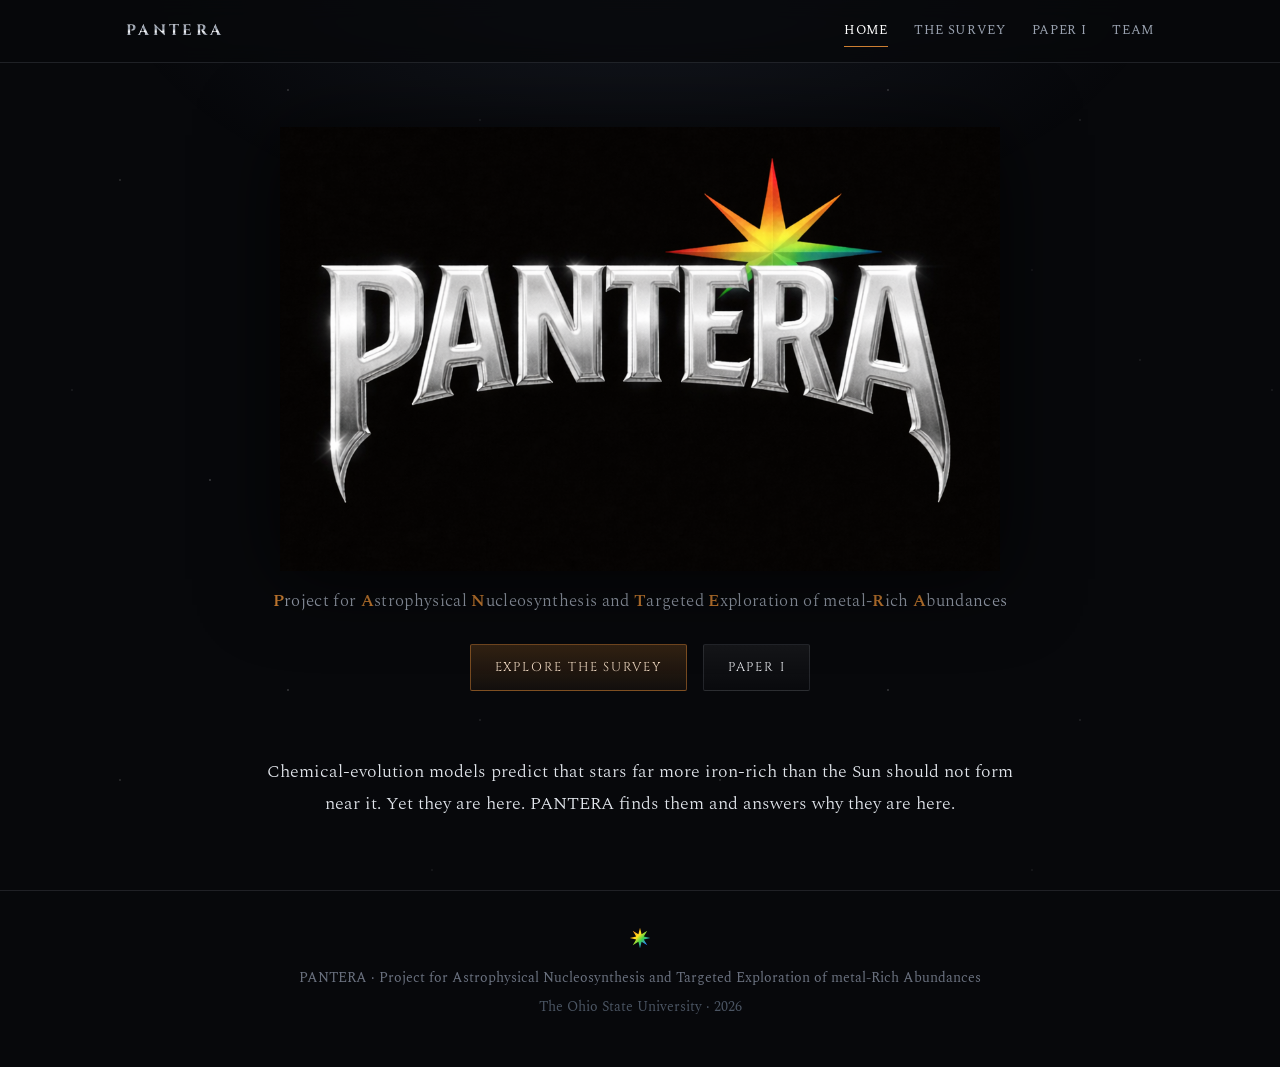
<file: index.html>
<!DOCTYPE html>
<html lang="en">
<head>
<meta charset="utf-8">
<meta name="viewport" content="width=device-width, initial-scale=1">
<title>PANTERA · A survey of the most metal-rich stars in the solar neighborhood</title>
<meta name="description" content="PANTERA: a high-resolution spectroscopic survey of the most metal-rich stars in the solar neighborhood.">
<meta property="og:title" content="PANTERA">
<meta property="og:description" content="A high-resolution spectroscopic survey of the most metal-rich stars in the solar neighborhood.">
<meta property="og:image" content="assets/pantera-logo.png">
<link rel="icon" href="assets/favicon-star.svg" type="image/svg+xml">
<link rel="preconnect" href="https://fonts.googleapis.com">
<link rel="preconnect" href="https://fonts.gstatic.com" crossorigin>
<link href="https://fonts.googleapis.com/css2?family=Cinzel:wght@400;500;600;700&family=EB+Garamond:ital,wght@0,400;0,500;1,400&family=Spectral:wght@300;400;600&display=swap" rel="stylesheet">
<link rel="stylesheet" href="assets/style.css?v=2">
</head>
<body>
<div class="stars"></div><div class="glow"></div>
<svg width="0" height="0" style="position:absolute" aria-hidden="true"><defs>
  <linearGradient id="rainbow" x1="0" y1="0" x2="1" y2="1">
    <stop offset="0%" stop-color="#ff2d2d"/><stop offset="20%" stop-color="#ff9b1e"/>
    <stop offset="40%" stop-color="#ffe11e"/><stop offset="58%" stop-color="#3fd14a"/>
    <stop offset="78%" stop-color="#2b8bff"/><stop offset="100%" stop-color="#8b3bff"/>
  </linearGradient>
  <g id="starshape">
    <path d="M32 2 L36.6 20.9 L53.2 10.8 L43.1 27.4 L62 32 L43.1 36.6 L53.2 53.2 L36.6 43.1 L32 62 L27.4 43.1 L10.8 53.2 L20.9 36.6 L2 32 L20.9 27.4 L10.8 10.8 L27.4 20.9 Z"/>
  </g>
</defs></svg>

<nav><div class="wrap">
  <a class="brand" href="index.html">PANTERA</a>
  <div class="navlinks">
    <a href="index.html" class="active">Home</a>
    <a href="survey.html">The Survey</a>
    <a href="paper.html">Paper&nbsp;I</a>
    <a href="team.html">Team</a>
  </div>
</div></nav>

<main>
<header class="hero">
  <div class="wrap">
    <img class="logo" src="assets/pantera-logo.png" alt="PANTERA">
    <p class="tagline"><b>P</b>roject for <b>A</b>strophysical <b>N</b>ucleosynthesis and <b>T</b>argeted <b>E</b>xploration of metal-<b>R</b>ich <b>A</b>bundances</p>
    <div class="cta">
      <a class="btn primary" href="survey.html">Explore the survey</a>
      <a class="btn" href="paper.html">Paper&nbsp;I</a>
    </div>
  </div>
</header>

<section>
  <div class="wrap">
    <p class="lede" style="margin:0 auto;text-align:center">Chemical-evolution models predict that stars far more iron-rich than the Sun should not form near it. Yet they are here. PANTERA finds them and answers why they are here.</p>
  </div>
</section>
</main>

<footer><div class="wrap">
  <svg class="star-sm" viewBox="0 0 64 64"><use href="#starshape" fill="url(#rainbow)"/></svg>
  <div>PANTERA · Project for Astrophysical Nucleosynthesis and Targeted Exploration of metal-Rich Abundances</div>
  <div style="margin-top:6px;color:#4b5563">The Ohio State University · <span class="yr"></span></div>
</div></footer>
<script>document.querySelectorAll('.yr').forEach(e=>e.textContent=new Date().getFullYear());</script>
</body>
</html>
</file>
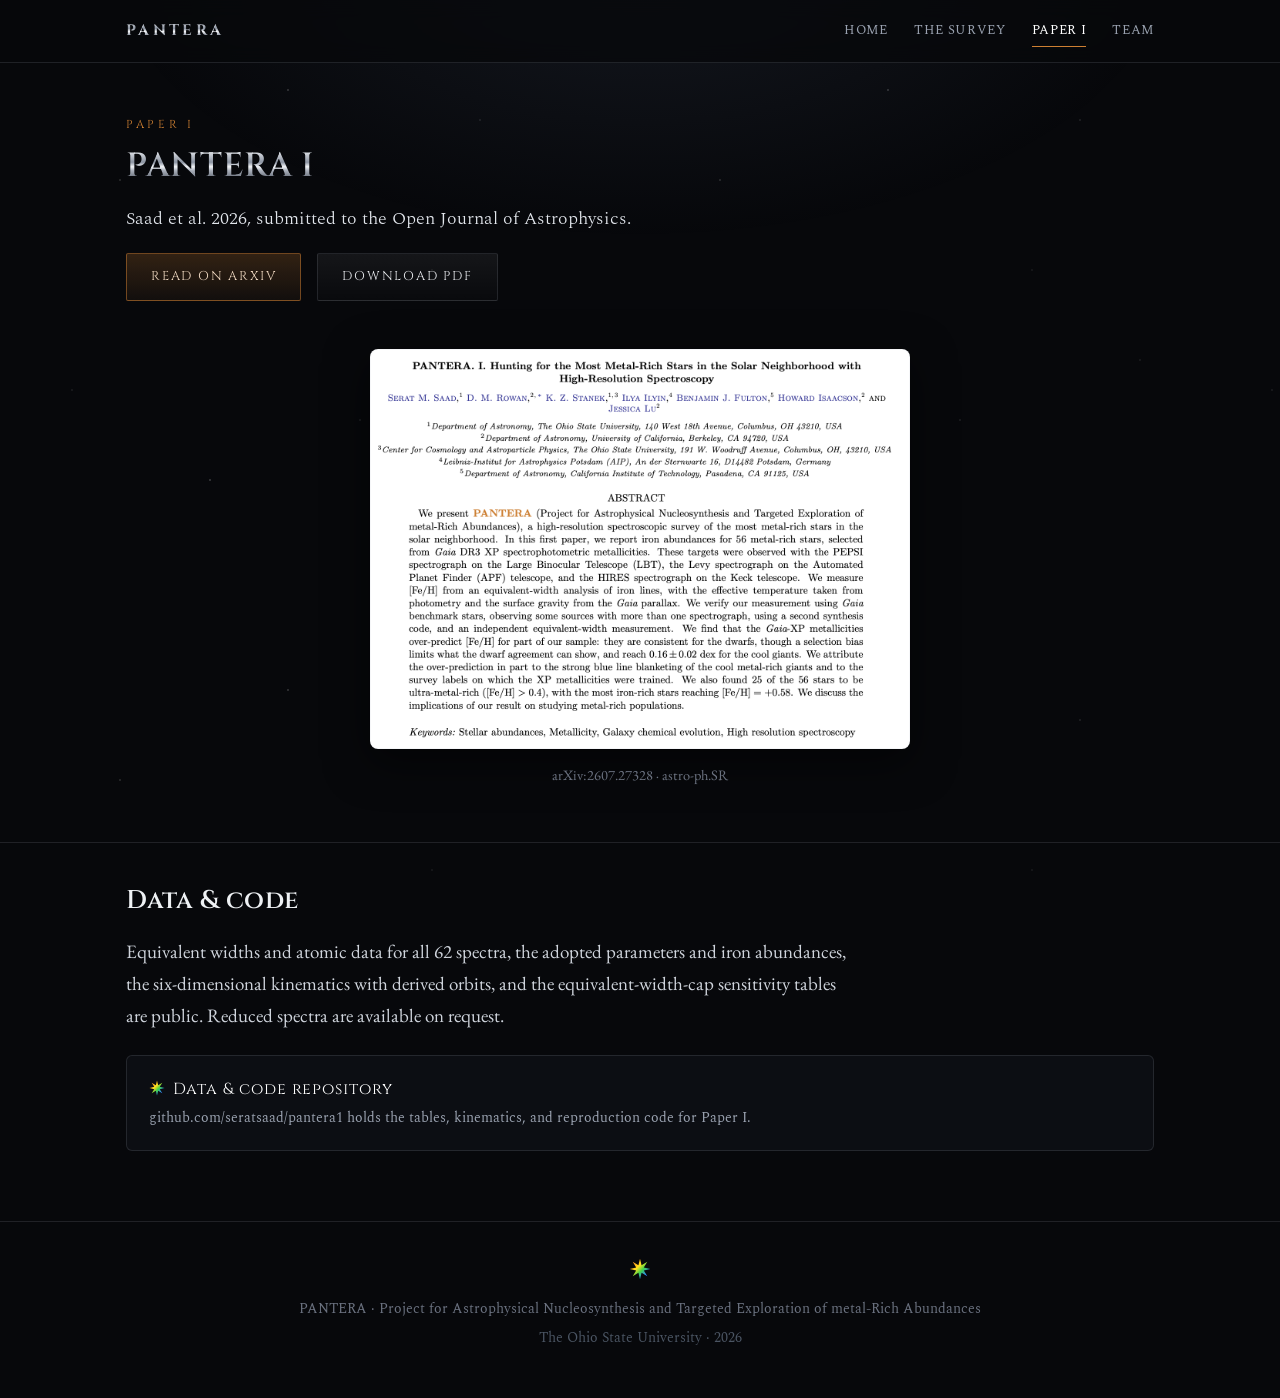
<file: paper.html>
<!DOCTYPE html>
<html lang="en">
<head>
<meta charset="utf-8">
<meta name="viewport" content="width=device-width, initial-scale=1">
<title>Paper I · PANTERA</title>
<meta name="description" content="PANTERA I: Hunting for the Most Metal-Rich Stars in the Solar Neighborhood with High-Resolution Spectroscopy.">
<link rel="icon" href="assets/favicon-star.svg" type="image/svg+xml">
<link rel="preconnect" href="https://fonts.googleapis.com">
<link rel="preconnect" href="https://fonts.gstatic.com" crossorigin>
<link href="https://fonts.googleapis.com/css2?family=Cinzel:wght@400;500;600;700&family=EB+Garamond:ital,wght@0,400;0,500;1,400&family=Spectral:wght@300;400;600&display=swap" rel="stylesheet">
<link rel="stylesheet" href="assets/style.css?v=2">
</head>
<body>
<div class="stars"></div><div class="glow"></div>
<svg width="0" height="0" style="position:absolute" aria-hidden="true"><defs>
  <linearGradient id="rainbow" x1="0" y1="0" x2="1" y2="1">
    <stop offset="0%" stop-color="#ff2d2d"/><stop offset="20%" stop-color="#ff9b1e"/>
    <stop offset="40%" stop-color="#ffe11e"/><stop offset="58%" stop-color="#3fd14a"/>
    <stop offset="78%" stop-color="#2b8bff"/><stop offset="100%" stop-color="#8b3bff"/>
  </linearGradient>
  <g id="starshape">
    <path d="M32 2 L36.6 20.9 L53.2 10.8 L43.1 27.4 L62 32 L43.1 36.6 L53.2 53.2 L36.6 43.1 L32 62 L27.4 43.1 L10.8 53.2 L20.9 36.6 L2 32 L20.9 27.4 L10.8 10.8 L27.4 20.9 Z"/>
  </g>
</defs></svg>

<nav><div class="wrap">
  <a class="brand" href="index.html">PANTERA</a>
  <div class="navlinks">
    <a href="index.html">Home</a>
    <a href="survey.html">The Survey</a>
    <a href="paper.html" class="active">Paper&nbsp;I</a>
    <a href="team.html">Team</a>
  </div>
</div></nav>

<main>
<div class="wrap">
  <div class="pagehead">
    <div class="kicker">Paper I</div>
    <h1 class="page">PANTERA&nbsp;I</h1>
    <p class="lede">Saad et al. 2026, submitted to the Open Journal of Astrophysics.</p>
    <div class="cta" style="justify-content:flex-start;margin-top:18px">
      <a class="btn primary" href="https://arxiv.org/abs/2607.27328">Read on arXiv</a>
      <a class="btn" href="https://arxiv.org/pdf/2607.27328">Download PDF</a>
    </div>
  </div>
</div>

<section>
  <div class="wrap">
    <a class="paper-link" href="https://arxiv.org/abs/2607.27328" title="Read on arXiv">
      <img class="paper-shot" src="assets/paper-abstract.png" alt="Title and abstract of PANTERA I: Hunting for the Most Metal-Rich Stars in the Solar Neighborhood with High-Resolution Spectroscopy">
    </a>
    <p style="color:var(--faint);font-size:.9rem;text-align:center;margin-top:14px">arXiv:2607.27328 · astro-ph.SR</p>
  </div>
</section>

<section>
  <div class="wrap">
    <h2>Data &amp; code</h2>
    <p style="max-width:720px">Equivalent widths and atomic data for all 62 spectra, the adopted parameters and iron abundances, the six-dimensional kinematics with derived orbits, and the equivalent-width-cap sensitivity tables are public. Reduced spectra are available on request.</p>
    <div style="margin-top:22px">
      <a class="linkcard" href="https://github.com/seratsaad/pantera1">
        <div class="t"><svg class="star-sm" viewBox="0 0 64 64"><use href="#starshape" fill="url(#rainbow)"/></svg>Data &amp; code repository</div>
        <div class="d">github.com/seratsaad/pantera1 holds the tables, kinematics, and reproduction code for Paper&nbsp;I.</div>
      </a>
    </div>
  </div>
</section>
</main>

<footer><div class="wrap">
  <svg class="star-sm" viewBox="0 0 64 64"><use href="#starshape" fill="url(#rainbow)"/></svg>
  <div>PANTERA · Project for Astrophysical Nucleosynthesis and Targeted Exploration of metal-Rich Abundances</div>
  <div style="margin-top:6px;color:#4b5563">The Ohio State University · <span class="yr"></span></div>
</div></footer>
<script>document.querySelectorAll('.yr').forEach(e=>e.textContent=new Date().getFullYear());</script>
</body>
</html>
</file>
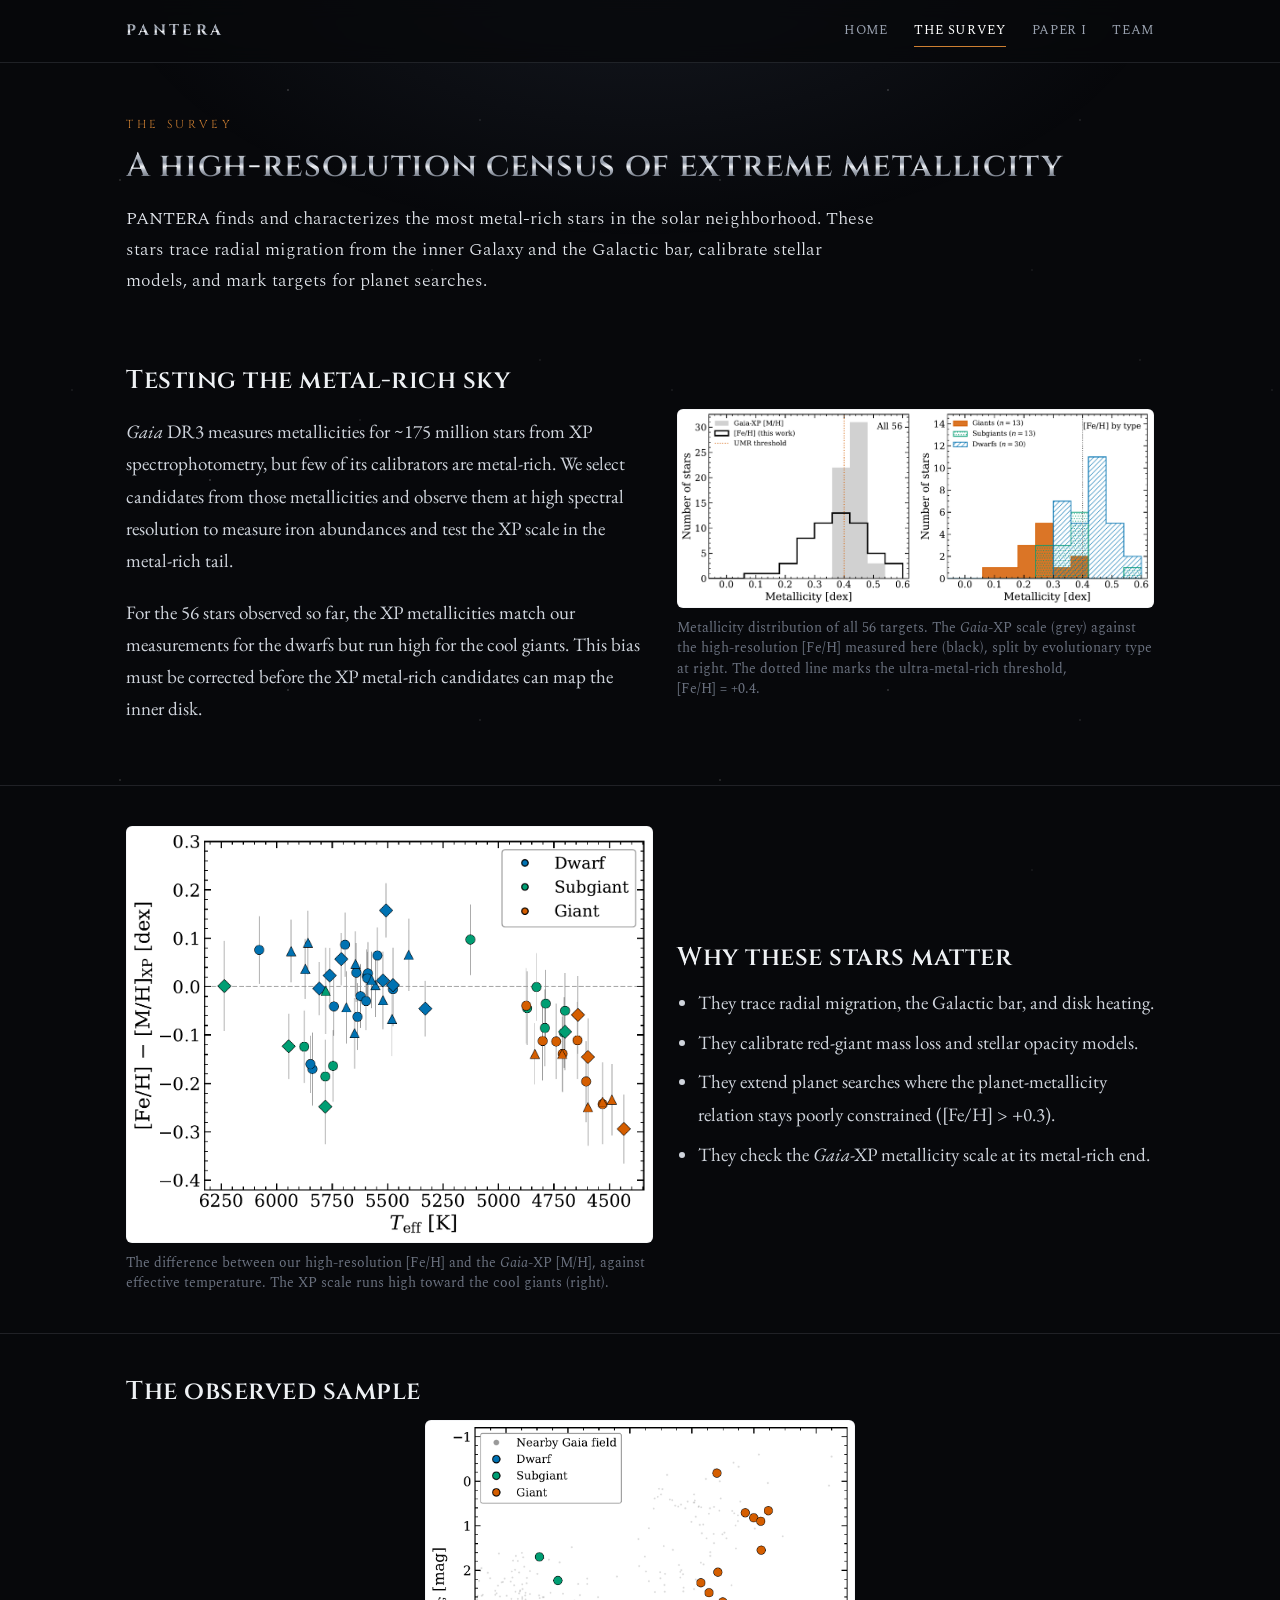
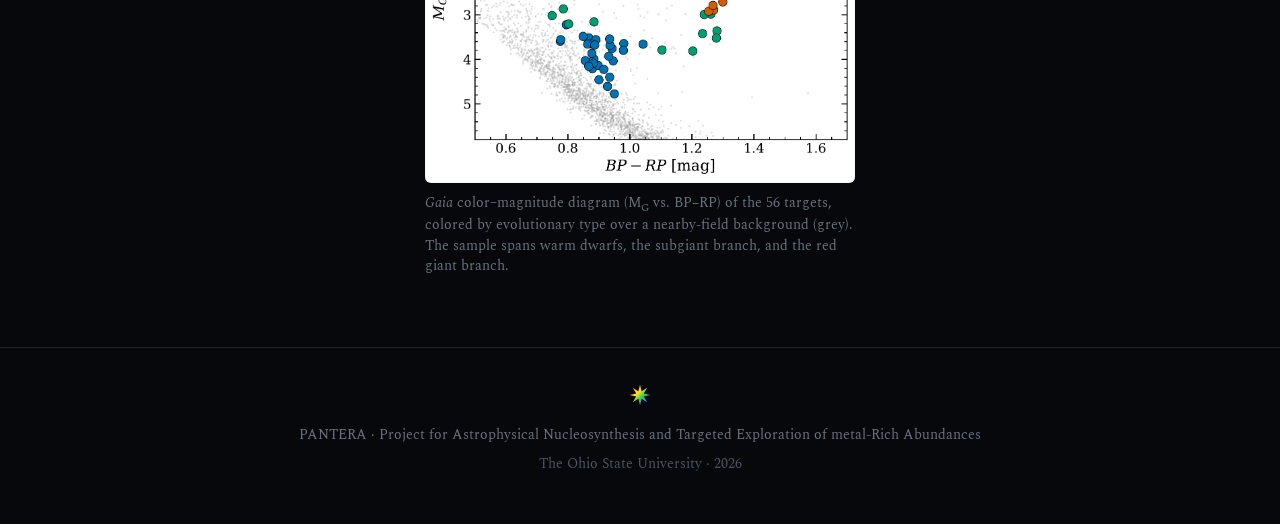
<file: survey.html>
<!DOCTYPE html>
<html lang="en">
<head>
<meta charset="utf-8">
<meta name="viewport" content="width=device-width, initial-scale=1">
<title>The Survey · PANTERA</title>
<meta name="description" content="What PANTERA is: a high-resolution test of the Gaia-XP metal-rich scale in the solar neighborhood.">
<link rel="icon" href="assets/favicon-star.svg" type="image/svg+xml">
<link rel="preconnect" href="https://fonts.googleapis.com">
<link rel="preconnect" href="https://fonts.gstatic.com" crossorigin>
<link href="https://fonts.googleapis.com/css2?family=Cinzel:wght@400;500;600;700&family=EB+Garamond:ital,wght@0,400;0,500;1,400&family=Spectral:wght@300;400;600&display=swap" rel="stylesheet">
<link rel="stylesheet" href="assets/style.css?v=2">
</head>
<body>
<div class="stars"></div><div class="glow"></div>
<svg width="0" height="0" style="position:absolute" aria-hidden="true"><defs>
  <linearGradient id="rainbow" x1="0" y1="0" x2="1" y2="1">
    <stop offset="0%" stop-color="#ff2d2d"/><stop offset="20%" stop-color="#ff9b1e"/>
    <stop offset="40%" stop-color="#ffe11e"/><stop offset="58%" stop-color="#3fd14a"/>
    <stop offset="78%" stop-color="#2b8bff"/><stop offset="100%" stop-color="#8b3bff"/>
  </linearGradient>
  <g id="starshape">
    <path d="M32 2 L36.6 20.9 L53.2 10.8 L43.1 27.4 L62 32 L43.1 36.6 L53.2 53.2 L36.6 43.1 L32 62 L27.4 43.1 L10.8 53.2 L20.9 36.6 L2 32 L20.9 27.4 L10.8 10.8 L27.4 20.9 Z"/>
  </g>
</defs></svg>

<nav><div class="wrap">
  <a class="brand" href="index.html">PANTERA</a>
  <div class="navlinks">
    <a href="index.html">Home</a>
    <a href="survey.html" class="active">The Survey</a>
    <a href="paper.html">Paper&nbsp;I</a>
    <a href="team.html">Team</a>
  </div>
</div></nav>

<main>
<div class="wrap">
  <div class="pagehead">
    <div class="kicker">The Survey</div>
    <h1 class="page">A high-resolution census of extreme metallicity</h1>
    <p class="lede">PANTERA finds and characterizes the most metal-rich stars in the solar neighborhood. These stars trace radial migration from the inner Galaxy and the Galactic bar, calibrate stellar models, and mark targets for planet searches.</p>
  </div>
</div>

<section>
  <div class="wrap grid g2">
    <div>
      <h2>Testing the metal-rich sky</h2>
      <p><i>Gaia</i> DR3 measures metallicities for ~175 million stars from XP spectrophotometry, but few of its calibrators are metal-rich. We select candidates from those metallicities and observe them at high spectral resolution to measure iron abundances and test the XP scale in the metal-rich tail.</p>
      <p>For the 56 stars observed so far, the XP metallicities match our measurements for the dwarfs but run high for the cool giants. This bias must be corrected before the XP metal-rich candidates can map the inner disk.</p>
    </div>
    <figure>
      <img src="assets/fig_mdf.png" alt="Metallicity distribution of the PANTERA sample">
      <figcaption>Metallicity distribution of all 56 targets. The <i>Gaia</i>-XP scale (grey) against the high-resolution [Fe/H] measured here (black), split by evolutionary type at right. The dotted line marks the ultra-metal-rich threshold, [Fe/H]&nbsp;=&nbsp;+0.4.</figcaption>
    </figure>
  </div>
</section>

<section>
  <div class="wrap grid g2">
    <figure>
      <img src="assets/fig_offset.png" alt="Gaia-XP metallicity offset versus effective temperature">
      <figcaption>The difference between our high-resolution [Fe/H] and the <i>Gaia</i>-XP [M/H], against effective temperature. The XP scale runs high toward the cool giants (right).</figcaption>
    </figure>
    <div>
      <h2>Why these stars matter</h2>
      <ul class="tight">
        <li>They trace radial migration, the Galactic bar, and disk heating.</li>
        <li>They calibrate red-giant mass loss and stellar opacity models.</li>
        <li>They extend planet searches where the planet-metallicity relation stays poorly constrained ([Fe/H]&nbsp;&gt;&nbsp;+0.3).</li>
        <li>They check the <i>Gaia</i>-XP metallicity scale at its metal-rich end.</li>
      </ul>
    </div>
  </div>
</section>

<section>
  <div class="wrap">
    <h2>The observed sample</h2>
    <figure class="fig-narrow">
      <img src="assets/fig_cmd.png" alt="Gaia color-magnitude diagram of PANTERA targets">
      <figcaption><i>Gaia</i> color–magnitude diagram (M<sub>G</sub> vs. BP−RP) of the 56 targets, colored by evolutionary type over a nearby-field background (grey). The sample spans warm dwarfs, the subgiant branch, and the red giant branch.</figcaption>
    </figure>
  </div>
</section>
</main>

<footer><div class="wrap">
  <svg class="star-sm" viewBox="0 0 64 64"><use href="#starshape" fill="url(#rainbow)"/></svg>
  <div>PANTERA · Project for Astrophysical Nucleosynthesis and Targeted Exploration of metal-Rich Abundances</div>
  <div style="margin-top:6px;color:#4b5563">The Ohio State University · <span class="yr"></span></div>
</div></footer>
<script>document.querySelectorAll('.yr').forEach(e=>e.textContent=new Date().getFullYear());</script>
</body>
</html>
</file>
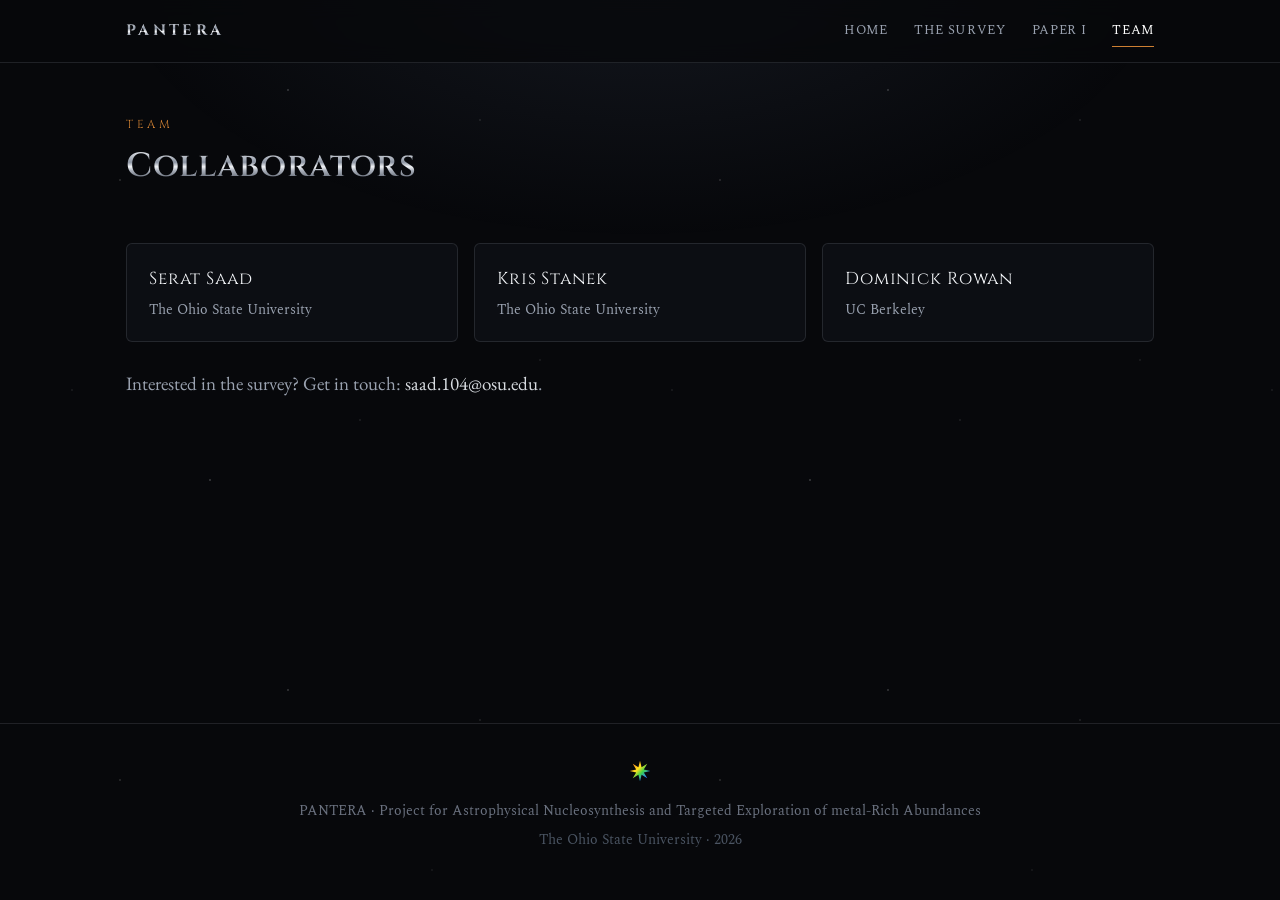
<file: team.html>
<!DOCTYPE html>
<html lang="en">
<head>
<meta charset="utf-8">
<meta name="viewport" content="width=device-width, initial-scale=1">
<title>Team · PANTERA</title>
<meta name="description" content="The people behind PANTERA.">
<link rel="icon" href="assets/favicon-star.svg" type="image/svg+xml">
<link rel="preconnect" href="https://fonts.googleapis.com">
<link rel="preconnect" href="https://fonts.gstatic.com" crossorigin>
<link href="https://fonts.googleapis.com/css2?family=Cinzel:wght@400;500;600;700&family=EB+Garamond:ital,wght@0,400;0,500;1,400&family=Spectral:wght@300;400;600&display=swap" rel="stylesheet">
<link rel="stylesheet" href="assets/style.css?v=2">
</head>
<body>
<div class="stars"></div><div class="glow"></div>
<svg width="0" height="0" style="position:absolute" aria-hidden="true"><defs>
  <linearGradient id="rainbow" x1="0" y1="0" x2="1" y2="1">
    <stop offset="0%" stop-color="#ff2d2d"/><stop offset="20%" stop-color="#ff9b1e"/>
    <stop offset="40%" stop-color="#ffe11e"/><stop offset="58%" stop-color="#3fd14a"/>
    <stop offset="78%" stop-color="#2b8bff"/><stop offset="100%" stop-color="#8b3bff"/>
  </linearGradient>
  <g id="starshape">
    <path d="M32 2 L36.6 20.9 L53.2 10.8 L43.1 27.4 L62 32 L43.1 36.6 L53.2 53.2 L36.6 43.1 L32 62 L27.4 43.1 L10.8 53.2 L20.9 36.6 L2 32 L20.9 27.4 L10.8 10.8 L27.4 20.9 Z"/>
  </g>
</defs></svg>

<nav><div class="wrap">
  <a class="brand" href="index.html">PANTERA</a>
  <div class="navlinks">
    <a href="index.html">Home</a>
    <a href="survey.html">The Survey</a>
    <a href="paper.html">Paper&nbsp;I</a>
    <a href="team.html" class="active">Team</a>
  </div>
</div></nav>

<main>
<div class="wrap">
  <div class="pagehead">
    <div class="kicker">Team</div>
    <h1 class="page">Collaborators</h1>
  </div>
</div>

<section>
  <div class="wrap">
    <div class="team">
      <a class="member" href="https://seratsaad.github.io/" target="_blank" rel="noopener"><div class="nm">Serat Saad</div><div class="aff">The Ohio State University</div></a>
      <a class="member" href="https://www.astronomy.ohio-state.edu/stanek.32/" target="_blank" rel="noopener"><div class="nm">Kris Stanek</div><div class="aff">The Ohio State University</div></a>
      <a class="member" href="https://dmrowan.github.io/" target="_blank" rel="noopener"><div class="nm">Dominick Rowan</div><div class="aff">UC Berkeley</div></a>
    </div>
    <p style="color:var(--dim);margin-top:26px">Interested in the survey? Get in touch: <a href="mailto:saad.104@osu.edu">saad.104@osu.edu</a>.</p>
  </div>
</section>
</main>

<footer><div class="wrap">
  <svg class="star-sm" viewBox="0 0 64 64"><use href="#starshape" fill="url(#rainbow)"/></svg>
  <div>PANTERA · Project for Astrophysical Nucleosynthesis and Targeted Exploration of metal-Rich Abundances</div>
  <div style="margin-top:6px;color:#4b5563">The Ohio State University · <span class="yr"></span></div>
</div></footer>
<script>document.querySelectorAll('.yr').forEach(e=>e.textContent=new Date().getFullYear());</script>
</body>
</html>
</file>
<file: assets/style.css>
:root{
  --bg:#07080b;
  --bg2:#0c0e13;
  --panel:#0f1218;
  --ink:#e8eaee;
  --dim:#9aa2b0;
  --faint:#6b7280;
  --line:rgba(180,190,205,.14);
  --gold:#cd7f32;
  --silver:#c8ccd2;
  --chrome:linear-gradient(180deg,#ffffff 0%,#d4d8de 16%,#8b93a1 40%,#f2f4f7 52%,#a9afba 62%,#5f6672 84%,#dfe3e8 100%);
  --maxw:1080px;
}
*{box-sizing:border-box}
html{scroll-behavior:smooth}
body{
  margin:0;background:var(--bg);color:var(--ink);
  font-family:'EB Garamond',Georgia,serif;font-size:19px;line-height:1.7;
  -webkit-font-smoothing:antialiased;overflow-x:hidden;
  display:flex;flex-direction:column;min-height:100vh;
}
.stars{position:fixed;inset:0;z-index:-2;pointer-events:none;
  background:
    radial-gradient(1px 1px at 20% 30%,rgba(255,255,255,.7),transparent),
    radial-gradient(1px 1px at 80% 20%,rgba(255,255,255,.5),transparent),
    radial-gradient(1px 1px at 60% 70%,rgba(255,255,255,.45),transparent),
    radial-gradient(1.5px 1.5px at 35% 80%,rgba(255,255,255,.55),transparent),
    radial-gradient(1px 1px at 90% 60%,rgba(255,255,255,.4),transparent),
    radial-gradient(1px 1px at 12% 65%,rgba(255,255,255,.4),transparent),
    radial-gradient(1.5px 1.5px at 48% 15%,rgba(255,255,255,.5),transparent),
    radial-gradient(1px 1px at 72% 45%,rgba(255,255,255,.35),transparent);
  background-repeat:repeat;background-size:600px 600px;opacity:.55;
}
.glow{position:fixed;inset:0;z-index:-1;pointer-events:none;
  background:radial-gradient(60% 45% at 50% -5%,rgba(120,140,180,.12),transparent 70%);}

a{color:#d7dbe0;text-decoration:none}
a:hover{color:#fff}
.wrap{max-width:var(--maxw);margin:0 auto;padding:0 26px;width:100%}
main{flex:1 0 auto}

/* ---- nav ---- */
nav{position:sticky;top:0;z-index:50;backdrop-filter:blur(10px);
  background:rgba(7,8,11,.78);border-bottom:1px solid var(--line)}
nav .wrap{display:flex;align-items:center;gap:22px;min-height:62px;flex-wrap:wrap}
.brand{font-family:'Cinzel',serif;font-weight:700;letter-spacing:.22em;
  font-size:.95rem;background:var(--chrome);-webkit-background-clip:text;background-clip:text;color:transparent}
.navlinks{margin-left:auto;display:flex;gap:26px;font-family:'Spectral',serif;
  font-size:.84rem;letter-spacing:.05em;text-transform:uppercase}
.navlinks a{color:var(--dim);padding:4px 0;border-bottom:1px solid transparent}
.navlinks a:hover{color:#fff}
.navlinks a.active{color:#fff;border-bottom-color:var(--gold)}
@media(max-width:640px){
  nav .wrap{justify-content:center}
  .navlinks{margin:0 0 8px;gap:18px;flex-wrap:wrap;justify-content:center}
}

/* ---- hero (home) ---- */
header.hero{position:relative;text-align:center;padding:64px 0 26px}
.hero img.logo{width:min(720px,88vw);height:auto;filter:drop-shadow(0 8px 40px rgba(0,0,0,.7))}
.tagline{font-family:'Spectral',serif;font-weight:300;color:var(--dim);
  max-width:760px;margin:6px auto 0;font-size:1.05rem;letter-spacing:.02em}
.tagline b{color:var(--gold);font-weight:600}
.subtitle{font-family:'Cinzel',serif;font-size:.8rem;letter-spacing:.34em;
  color:var(--faint);text-transform:uppercase;margin-top:22px}
.cta{display:flex;gap:16px;justify-content:center;flex-wrap:wrap;margin-top:28px}
.btn{font-family:'Cinzel',serif;font-size:.8rem;letter-spacing:.14em;text-transform:uppercase;
  padding:12px 24px;border-radius:2px;border:1px solid var(--line);color:var(--ink);
  transition:.2s;background:linear-gradient(180deg,rgba(255,255,255,.06),rgba(255,255,255,.01))}
.btn:hover{border-color:rgba(200,210,225,.4);background:rgba(255,255,255,.08);transform:translateY(-1px)}
.btn.primary{border-color:rgba(205,127,50,.5);
  background:linear-gradient(180deg,rgba(205,127,50,.22),rgba(205,127,50,.06));color:#f0d9c2}
.btn.primary:hover{background:linear-gradient(180deg,rgba(205,127,50,.34),rgba(205,127,50,.1))}

.factline{text-align:center;font-family:'Spectral',serif;color:var(--dim);
  font-size:1rem;letter-spacing:.01em;margin:6px auto 0;max-width:820px}
.factline b{background:var(--chrome);-webkit-background-clip:text;background-clip:text;color:transparent;font-weight:600}

/* ---- page headers & sections ---- */
.pagehead{padding:52px 0 8px}
.pagehead .kicker{font-family:'Cinzel',serif;font-size:.72rem;letter-spacing:.32em;
  text-transform:uppercase;color:var(--gold);margin-bottom:12px}
h1.page{font-family:'Cinzel',serif;font-weight:600;font-size:2.1rem;margin:0 0 .3em;
  background:var(--chrome);-webkit-background-clip:text;background-clip:text;color:transparent;
  letter-spacing:.02em;line-height:1.15}
.lede{font-family:'Spectral',serif;font-weight:300;font-size:1.15rem;color:#e2e6ec;max-width:760px}

section{padding:40px 0}
section+section{border-top:1px solid var(--line)}
h2{font-family:'Cinzel',serif;font-weight:600;font-size:1.6rem;margin:.1em 0 .5em;color:#eef1f4;
  letter-spacing:.02em;line-height:1.2}
h3{font-family:'Cinzel',serif;font-weight:500;font-size:1.08rem;letter-spacing:.06em;color:#eef1f4;margin:0 0 .3em}
p{color:#cfd4dc}

.grid{display:grid;gap:24px}
.g2{grid-template-columns:1.05fr .95fr;align-items:center}
.g3{grid-template-columns:repeat(3,1fr)}
@media(max-width:820px){.g2,.g3{grid-template-columns:1fr}}

.card{background:linear-gradient(180deg,var(--panel),rgba(15,18,24,.6));
  border:1px solid var(--line);border-radius:6px;padding:24px}
.card .inst{font-family:'Cinzel',serif;letter-spacing:.08em;color:#fff;font-size:1.05rem}
.card .scope{color:var(--gold);font-family:'Spectral',serif;font-size:.85rem;letter-spacing:.05em;margin:2px 0 12px}
.card .cnt{font-family:'Cinzel',serif;font-size:1.6rem;font-weight:600;
  background:var(--chrome);-webkit-background-clip:text;background-clip:text;color:transparent}
.card p{font-size:.96rem;color:var(--dim);margin:.4em 0 0}

figure{margin:0}
figure.fig-narrow{max-width:430px;margin-inline:auto}
figure img{width:100%;height:auto;border-radius:6px;border:1px solid var(--line);background:#fff;display:block}
figcaption{font-family:'Spectral',serif;font-size:.85rem;color:var(--faint);margin-top:10px;line-height:1.5}

ul.tight{margin:.4em 0 0;padding-left:1.1em}
ul.tight li{margin:.4em 0;color:#cfd4dc}

.accent{color:var(--gold)}
.mono{font-variant-numeric:tabular-nums}

/* ---- team ---- */
.team{display:grid;grid-template-columns:repeat(3,1fr);gap:16px}
@media(max-width:720px){.team{grid-template-columns:1fr}}
.member{background:var(--bg2);border:1px solid var(--line);border-radius:6px;padding:20px 22px}
a.member{display:block;text-decoration:none;transition:.2s}
a.member:hover{border-color:rgba(205,127,50,.45);background:rgba(205,127,50,.05);transform:translateY(-2px)}
a.member:hover .nm{color:#fff}
.member .nm{font-family:'Cinzel',serif;letter-spacing:.05em;color:#f2f4f7;font-size:1.08rem}
.member .aff{font-family:'Spectral',serif;font-size:.86rem;color:var(--dim);margin-top:4px}

/* ---- link cards ---- */
.links{display:grid;grid-template-columns:repeat(2,1fr);gap:16px}
@media(max-width:720px){.links{grid-template-columns:1fr}}
.linkcard{display:block;background:var(--bg2);border:1px solid var(--line);border-radius:6px;
  padding:20px 22px;transition:.2s}
.linkcard:hover{border-color:rgba(205,127,50,.45);background:rgba(205,127,50,.05);transform:translateY(-2px)}
.linkcard .t{font-family:'Cinzel',serif;letter-spacing:.06em;color:#fff;font-size:1rem}
.linkcard .d{font-family:'Spectral',serif;font-size:.85rem;color:var(--dim);margin-top:4px}
.star-sm{width:16px;height:16px;vertical-align:-2px;margin-right:8px}

/* ---- paper screenshot ---- */
.paper-link{display:block;text-align:center}
.paper-shot{width:100%;max-width:540px;height:auto;display:block;margin:0 auto;
  background:#fff;border:1px solid var(--line);border-radius:8px;
  box-shadow:0 12px 44px rgba(0,0,0,.55);transition:.2s}
a:hover>.paper-shot{box-shadow:0 12px 52px rgba(205,127,50,.25);border-color:rgba(205,127,50,.4)}

footer{flex-shrink:0;border-top:1px solid var(--line);padding:36px 0 48px;text-align:center;
  font-family:'Spectral',serif;color:var(--faint);font-size:.85rem;margin-top:30px}
footer .star-sm{width:22px;height:22px;margin:0 0 12px}
footer a{color:var(--dim)}
</file>
